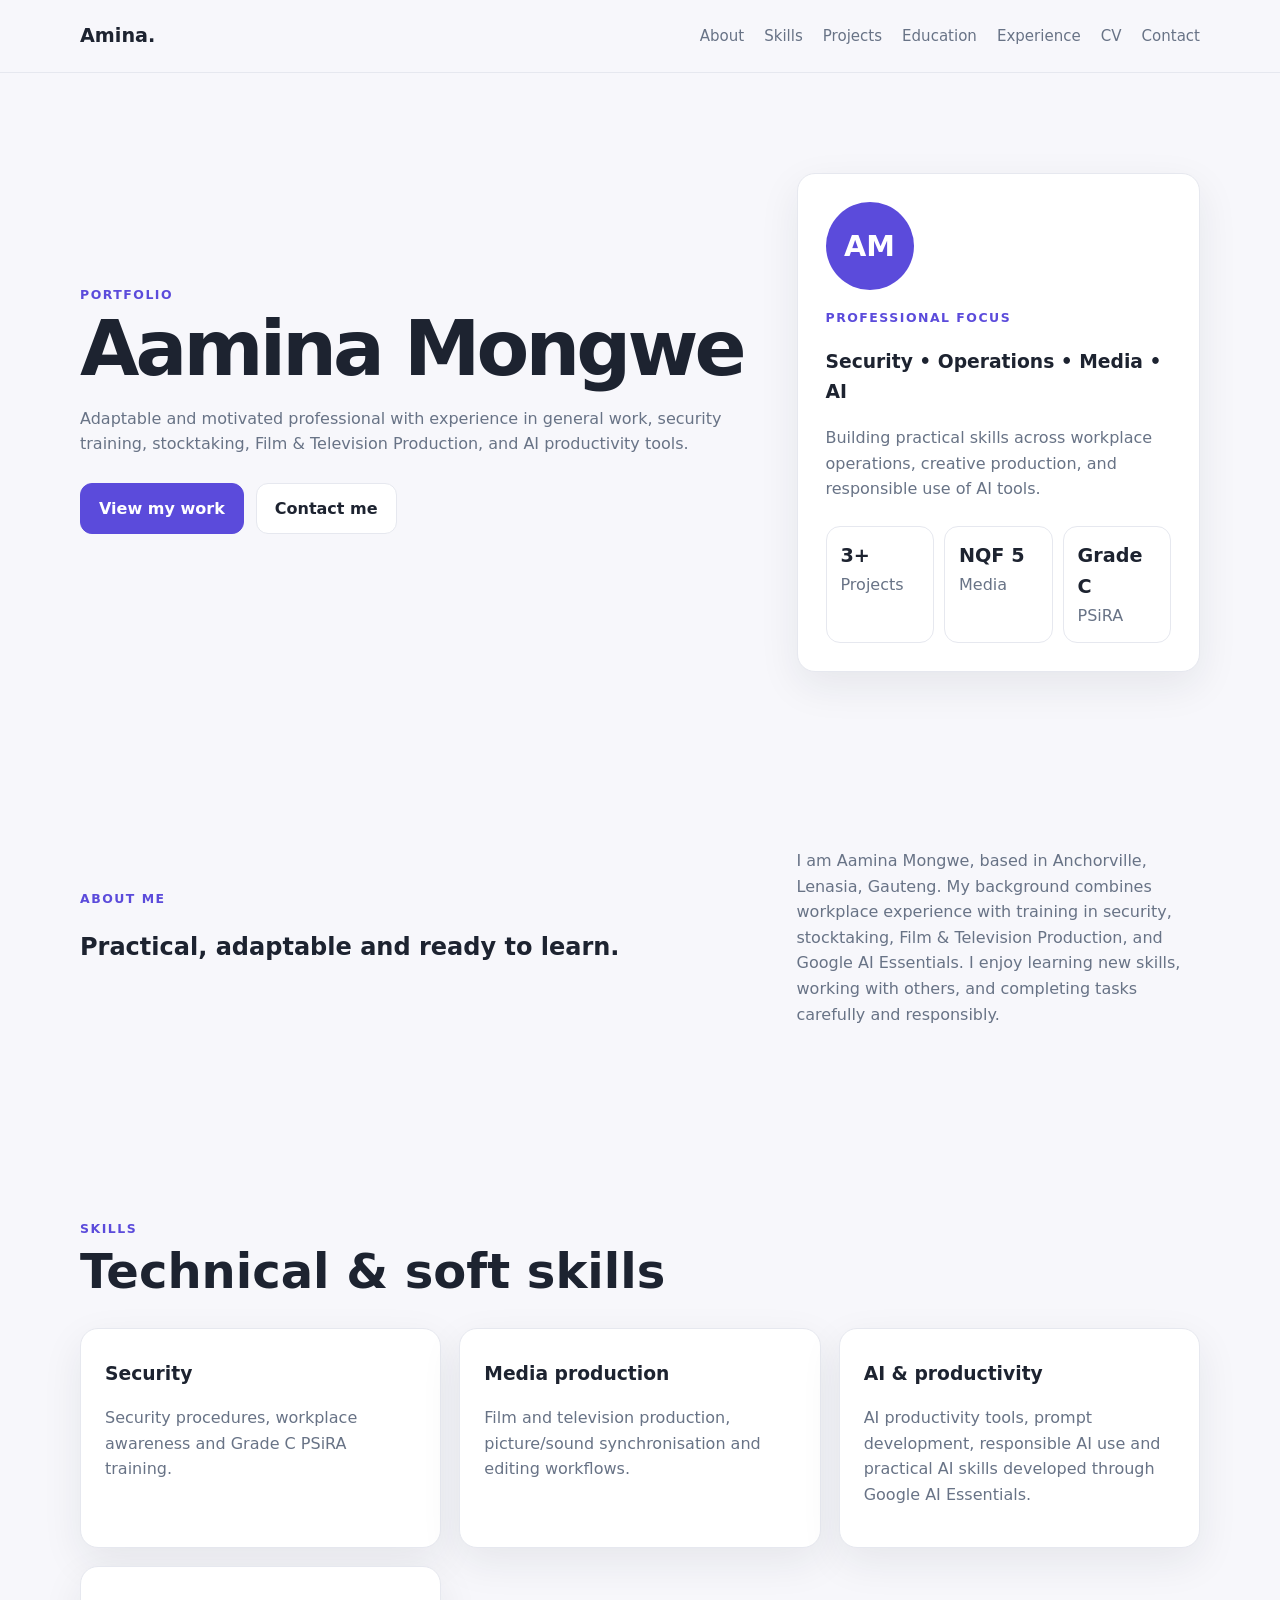
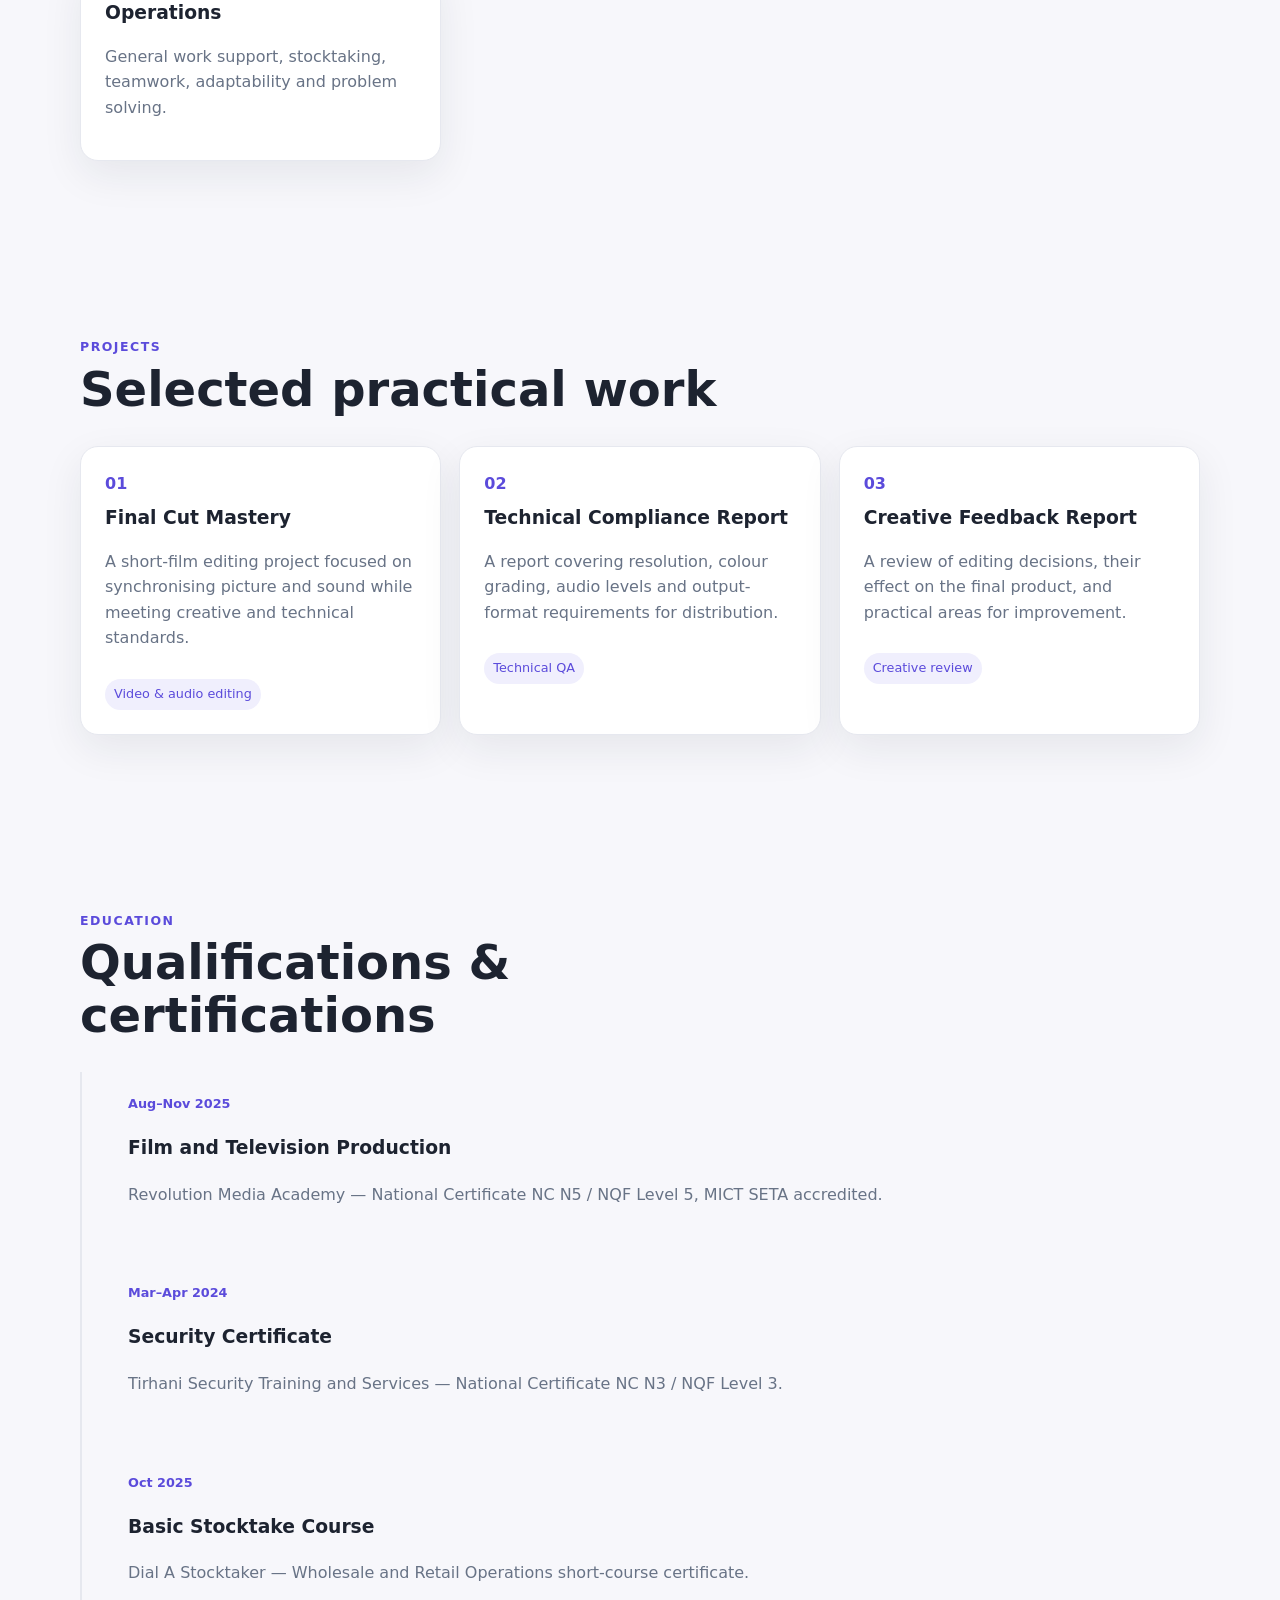
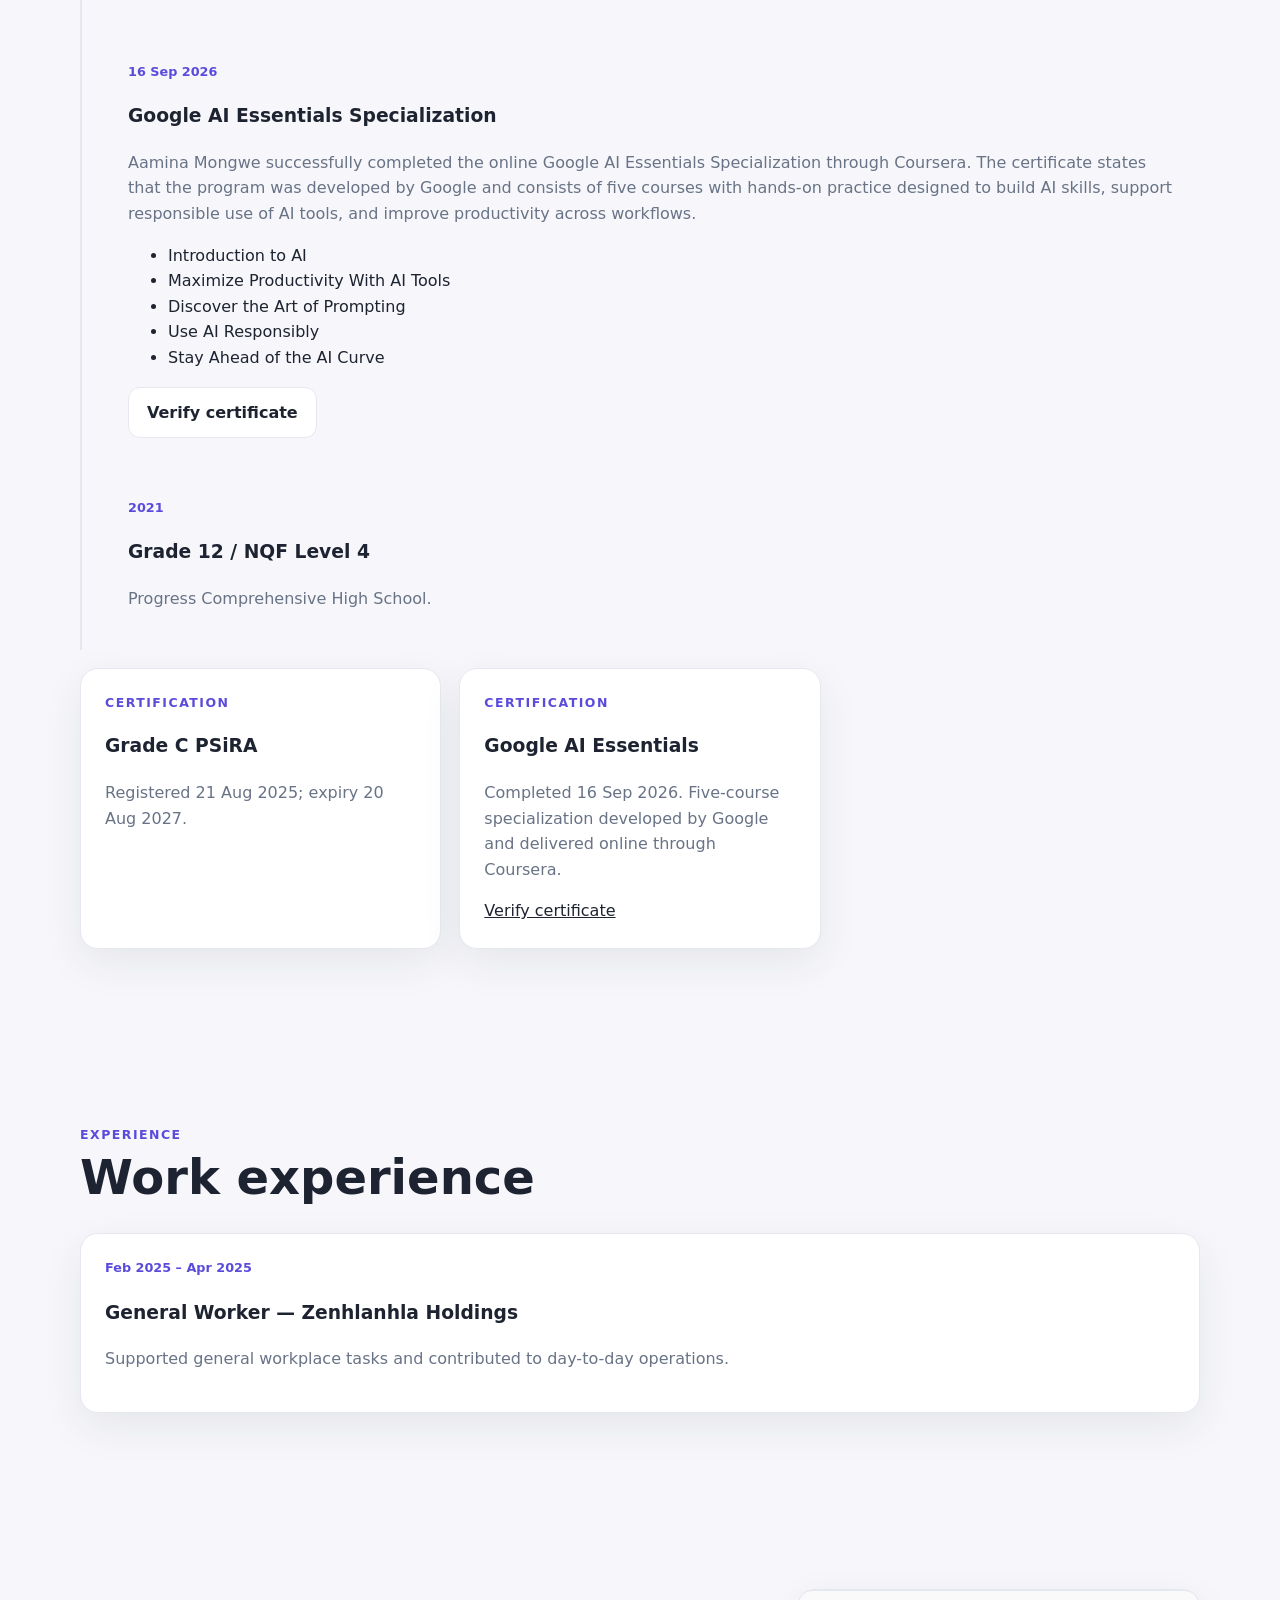
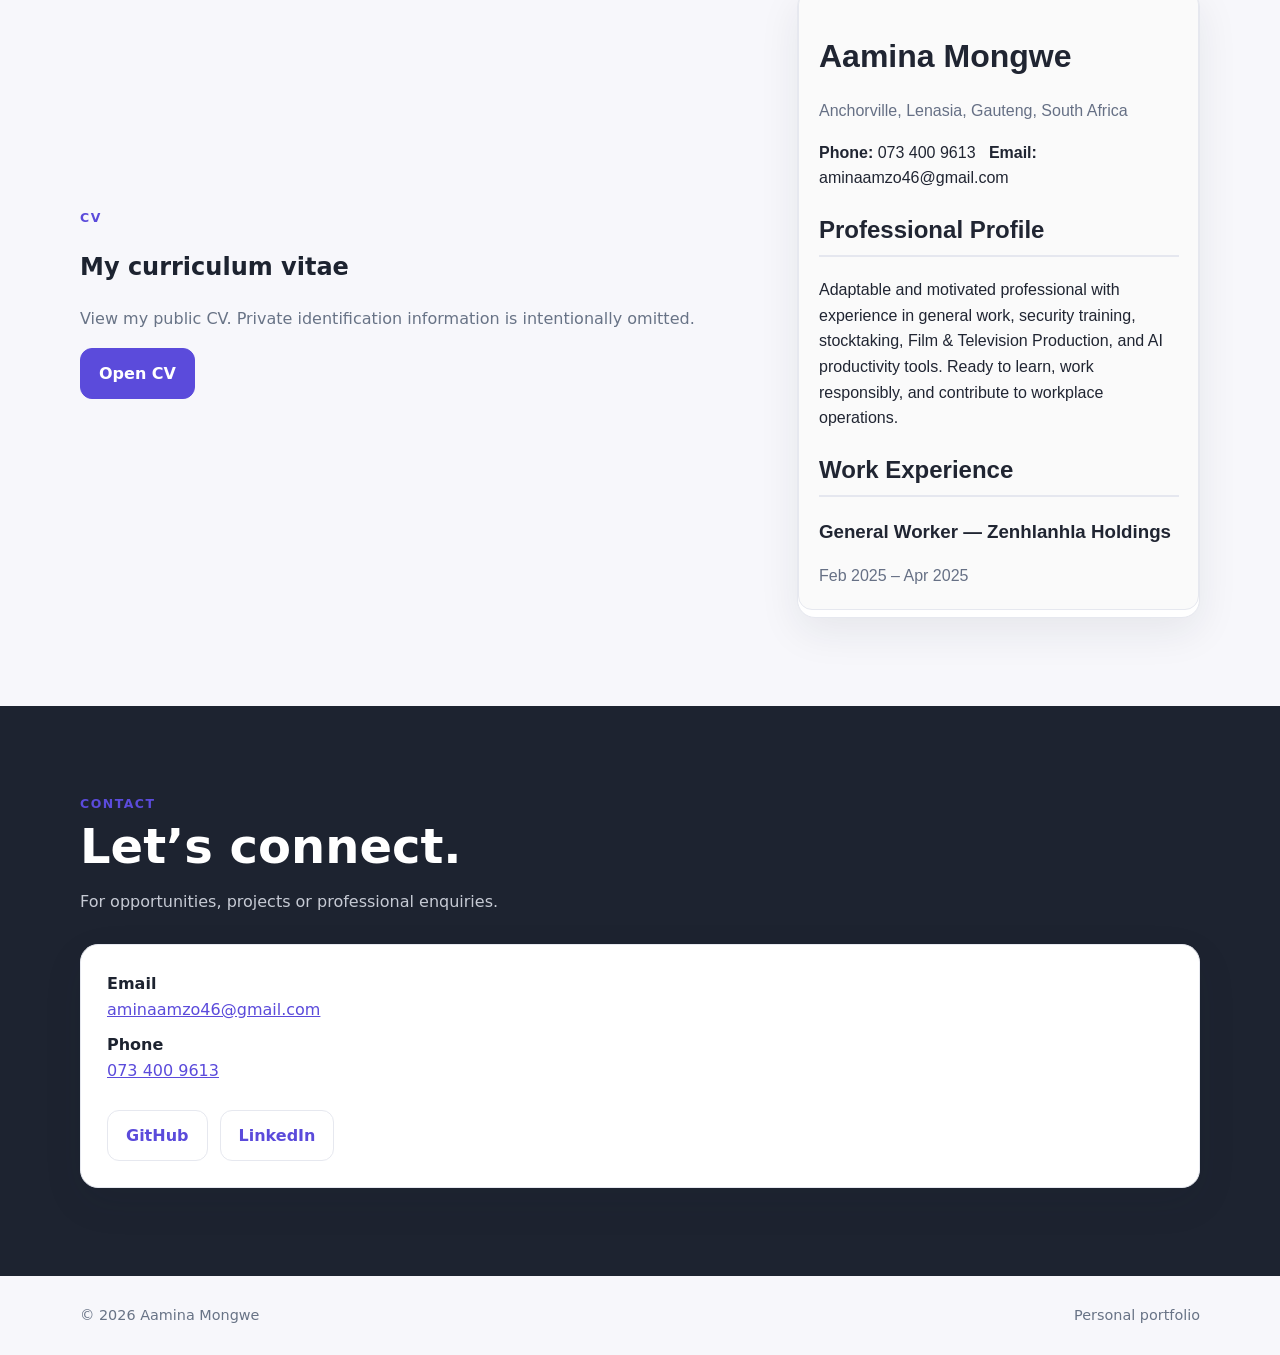
<file: index.html>
<!DOCTYPE html>
<html lang="en">
<head>
  <meta charset="UTF-8">
  <meta name="viewport" content="width=device-width, initial-scale=1.0">
  <meta name="description" content="Aamina Mongwe — professional personal portfolio.">
  <title>Aamina Mongwe | Portfolio</title>
  <link rel="stylesheet" href="style.css">
</head>
<body>
<header class="site-header"><div class="container nav"><a class="logo" href="#home">Amina.</a><button class="menu-toggle" aria-label="Open menu">☰</button><nav class="nav-links"><a href="#about">About</a><a href="#skills">Skills</a><a href="#projects">Projects</a><a href="#education">Education</a><a href="#experience">Experience</a><a href="#cv">CV</a><a href="#contact">Contact</a></nav></div></header>
<main>
<section id="home" class="hero"><div class="container hero-grid"><div class="hero-text"><div class="eyebrow">Portfolio</div><h1>Aamina Mongwe</h1><p>Adaptable and motivated professional with experience in general work, security training, stocktaking, Film & Television Production, and AI productivity tools.</p><div class="hero-actions"><a class="btn primary" href="#projects">View my work</a><a class="btn secondary" href="#contact">Contact me</a></div></div><div class="hero-card"><div class="avatar">AM</div><div class="card-label">Professional focus</div><h3>Security • Operations • Media • AI</h3><p class="muted">Building practical skills across workplace operations, creative production, and responsible use of AI tools.</p><div class="stats"><div><strong>3+</strong><span class="muted">Projects</span></div><div><strong>NQF 5</strong><span class="muted">Media</span></div><div><strong>Grade C</strong><span class="muted">PSiRA</span></div></div></div></div></section>
<section id="about" class="section"><div class="container two-col"><div><div class="section-tag">About me</div><h2>Practical, adaptable and ready to learn.</h2></div><p class="muted">I am Aamina Mongwe, based in Anchorville, Lenasia, Gauteng. My background combines workplace experience with training in security, stocktaking, Film & Television Production, and Google AI Essentials. I enjoy learning new skills, working with others, and completing tasks carefully and responsibly.</p></div></section>
<section id="skills" class="section"><div class="container"><div class="section-heading"><div class="section-tag">Skills</div><h2>Technical & soft skills</h2></div><div class="skills-grid"><article class="skill-card"><h3>Security</h3><p class="muted">Security procedures, workplace awareness and Grade C PSiRA training.</p></article><article class="skill-card"><h3>Media production</h3><p class="muted">Film and television production, picture/sound synchronisation and editing workflows.</p></article><article class="skill-card"><h3>AI & productivity</h3><p class="muted">AI productivity tools, prompt development, responsible AI use and practical AI skills developed through Google AI Essentials.</p></article><article class="skill-card"><h3>Operations</h3><p class="muted">General work support, stocktaking, teamwork, adaptability and problem solving.</p></article></div></div></section>
<section id="projects" class="section"><div class="container"><div class="section-heading"><div class="section-tag">Projects</div><h2>Selected practical work</h2></div><div class="projects-grid"><article class="project-card"><div class="project-number">01</div><h3>Final Cut Mastery</h3><p class="muted">A short-film editing project focused on synchronising picture and sound while meeting creative and technical standards.</p><span class="tech">Video & audio editing</span></article><article class="project-card"><div class="project-number">02</div><h3>Technical Compliance Report</h3><p class="muted">A report covering resolution, colour grading, audio levels and output-format requirements for distribution.</p><span class="tech">Technical QA</span></article><article class="project-card"><div class="project-number">03</div><h3>Creative Feedback Report</h3><p class="muted">A review of editing decisions, their effect on the final product, and practical areas for improvement.</p><span class="tech">Creative review</span></article></div></div></section>
<section id="education" class="section"><div class="container"><div class="section-heading"><div class="section-tag">Education</div><h2>Qualifications & certifications</h2></div><div class="timeline"><div class="timeline-item"><div class="year">Aug–Nov 2025</div><h3>Film and Television Production</h3><p class="muted">Revolution Media Academy — National Certificate NC N5 / NQF Level 5, MICT SETA accredited.</p></div><div class="timeline-item"><div class="year">Mar–Apr 2024</div><h3>Security Certificate</h3><p class="muted">Tirhani Security Training and Services — National Certificate NC N3 / NQF Level 3.</p></div><div class="timeline-item"><div class="year">Oct 2025</div><h3>Basic Stocktake Course</h3><p class="muted">Dial A Stocktaker — Wholesale and Retail Operations short-course certificate.</p></div><div class="timeline-item"><div class="year">16 Sep 2026</div><h3>Google AI Essentials Specialization</h3><p class="muted">Aamina Mongwe successfully completed the online Google AI Essentials Specialization through Coursera. The certificate states that the program was developed by Google and consists of five courses with hands-on practice designed to build AI skills, support responsible use of AI tools, and improve productivity across workflows.</p><ul><li>Introduction to AI</li><li>Maximize Productivity With AI Tools</li><li>Discover the Art of Prompting</li><li>Use AI Responsibly</li><li>Stay Ahead of the AI Curve</li></ul><a class="btn secondary" href="https://coursera.org/verify/specialization/MESEZNT3G0DR" target="_blank" rel="noopener">Verify certificate</a></div><div class="timeline-item"><div class="year">2021</div><h3>Grade 12 / NQF Level 4</h3><p class="muted">Progress Comprehensive High School.</p></div></div><div class="cert-grid" style="margin-top:18px"><article class="cert"><div class="card-label">Certification</div><h3>Grade C PSiRA</h3><p class="muted">Registered 21 Aug 2025; expiry 20 Aug 2027.</p></article><article class="cert"><div class="card-label">Certification</div><h3>Google AI Essentials</h3><p class="muted">Completed 16 Sep 2026. Five-course specialization developed by Google and delivered online through Coursera.</p><a href="https://coursera.org/verify/specialization/MESEZNT3G0DR" target="_blank" rel="noopener">Verify certificate</a></article></div></div></section>
<section id="experience" class="section"><div class="container"><div class="section-heading"><div class="section-tag">Experience</div><h2>Work experience</h2></div><div class="experience-item"><div class="year">Feb 2025 – Apr 2025</div><h3>General Worker — Zenhlanhla Holdings</h3><p class="muted">Supported general workplace tasks and contributed to day-to-day operations.</p></div></div></section>
<section id="cv" class="section"><div class="container cv-layout"><div><div class="section-tag">CV</div><h2>My curriculum vitae</h2><p class="muted">View my public CV. Private identification information is intentionally omitted.</p><a class="btn primary" href="CV.html" target="_blank">Open CV</a></div><div class="cv-block"><iframe class="cv-viewer" src="CV.html" title="Aamina Mongwe public CV"></iframe></div></div></section>
<section id="contact" class="section contact-section"><div class="container contact-section"><div class="section-heading"><div class="section-tag">Contact</div><h2>Let’s connect.</h2><p class="muted">For opportunities, projects or professional enquiries.</p></div><div class="contact-box"><div class="contact-details"><div><strong>Email</strong><br><a href="mailto:aminaamzo46@gmail.com">aminaamzo46@gmail.com</a></div><div><strong>Phone</strong><br><a href="tel:+27734009613">073 400 9613</a></div><div class="quick-links"><a class="btn secondary" href="https://github.com/Amina-Apple" target="_blank" rel="noopener">GitHub</a><a class="btn secondary" href="https://www.linkedin.com/in/aamina-mongwe-0a72b62a2" target="_blank" rel="noopener">LinkedIn</a></div></div></div></div></section>
</main><footer><div class="container footer-inner"><span>© <span id="year"></span> Aamina Mongwe</span><span>Personal portfolio</span></div></footer><script src="script.js"></script></body></html>
</file>
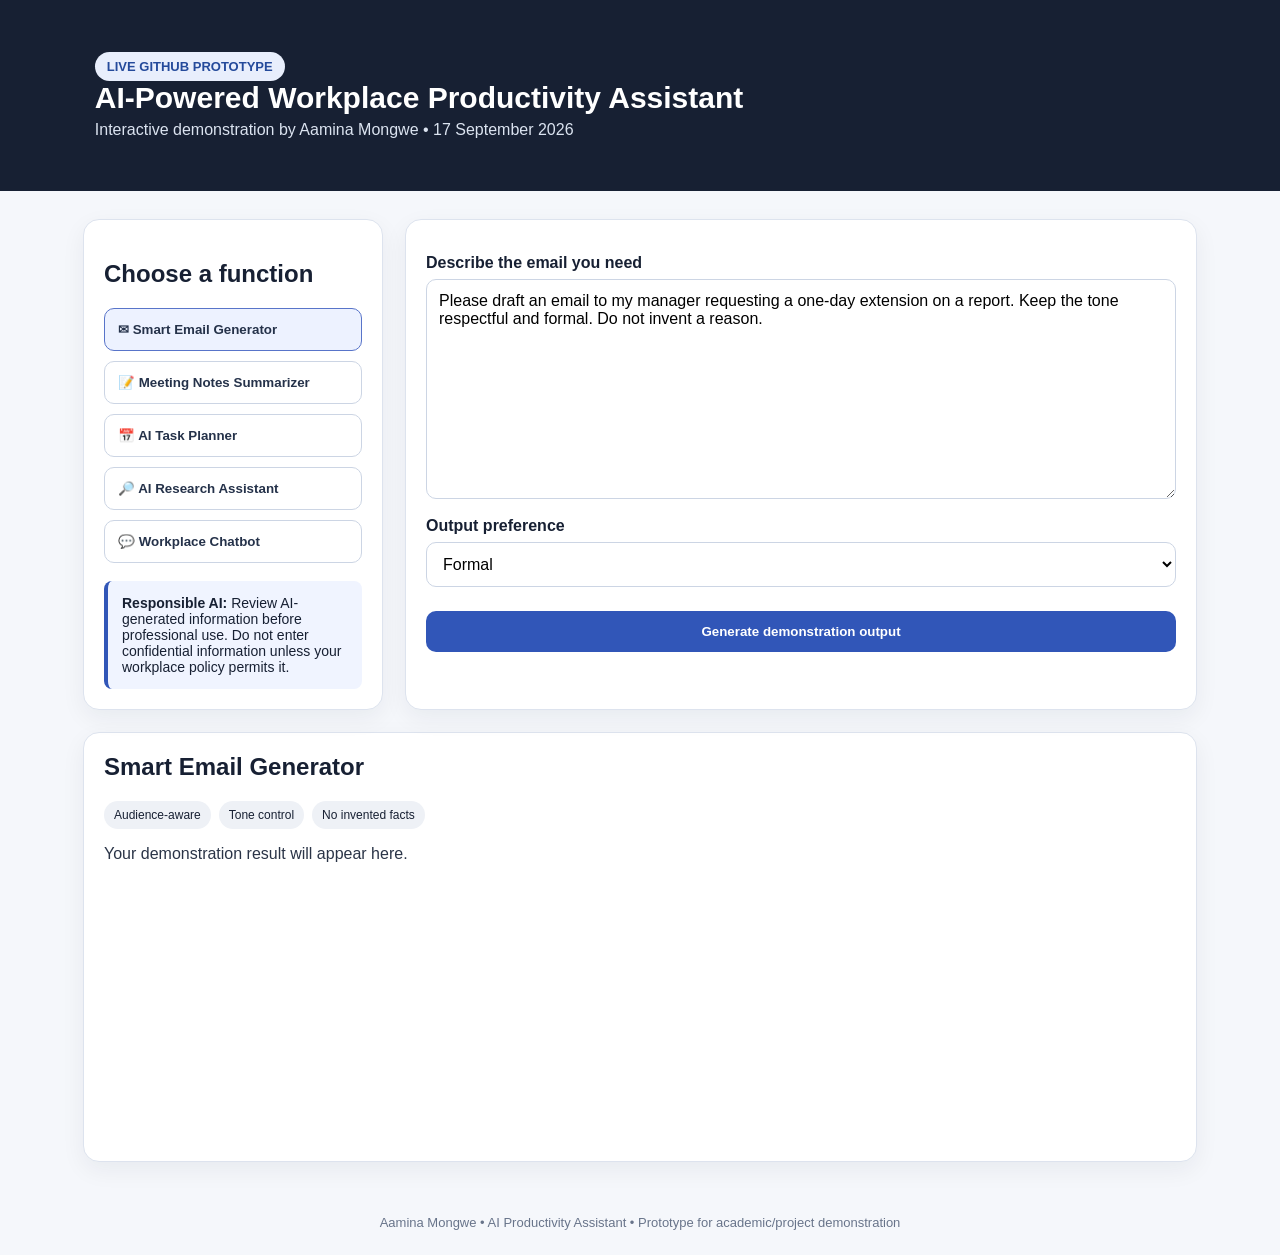
<file: ai-productivity-assistant.html>
<!DOCTYPE html>
<html lang="en">
<head>
<meta charset="UTF-8"><meta name="viewport" content="width=device-width,initial-scale=1.0">
<meta name="description" content="Aamina Mongwe - AI-Powered Workplace Productivity Assistant live prototype">
<title>AI Productivity Assistant | Aamina Mongwe</title>
<style>
*{box-sizing:border-box}body{margin:0;font-family:Inter,Segoe UI,Arial,sans-serif;background:#f5f7fb;color:#172033}header{background:#172033;color:#fff;padding:24px 6%}header h1{margin:0 0 6px;font-size:30px}header p{margin:0;color:#dbe3f0}.wrap{max-width:1150px;margin:0 auto;padding:28px 18px}.badge{display:inline-block;padding:7px 12px;border-radius:999px;background:#e8eefc;color:#244a9b;font-weight:700;font-size:13px}.grid{display:grid;grid-template-columns:300px 1fr;gap:22px}.panel,.result{background:#fff;border:1px solid #dde3ee;border-radius:16px;padding:20px;box-shadow:0 8px 24px rgba(23,32,51,.06)}.buttons{display:grid;gap:10px;margin-top:15px}.mode{border:1px solid #ccd5e4;background:#fff;padding:13px;border-radius:10px;text-align:left;cursor:pointer;font-weight:700;color:#25324a}.mode:hover,.mode.active{background:#edf2ff;border-color:#5874c9}.field{margin:14px 0}.field label{display:block;font-weight:700;margin-bottom:7px}textarea,input,select{width:100%;padding:12px;border:1px solid #ccd5e4;border-radius:10px;font:inherit;background:#fff}textarea{min-height:220px;resize:vertical}.run{width:100%;margin-top:10px;padding:13px;border:0;border-radius:10px;background:#3156b8;color:white;font-weight:800;cursor:pointer}.run:hover{background:#27489b}.result{min-height:430px}.result h2{margin-top:0}.output{white-space:pre-wrap;line-height:1.65;color:#2a3447}.notice{margin-top:18px;padding:14px;border-left:4px solid #3156b8;background:#f0f4ff;border-radius:8px;font-size:14px}.chips{display:flex;flex-wrap:wrap;gap:8px;margin:12px 0}.chip{padding:7px 10px;background:#eef1f6;border-radius:999px;font-size:12px}.footer{text-align:center;color:#68748a;padding:25px;font-size:13px}@media(max-width:800px){.grid{grid-template-columns:1fr}}
</style>
</head>
<body>
<header><div class="wrap"><span class="badge">LIVE GITHUB PROTOTYPE</span><h1>AI-Powered Workplace Productivity Assistant</h1><p>Interactive demonstration by Aamina Mongwe • 17 September 2026</p></div></header>
<main class="wrap">
<div class="grid">
<aside class="panel"><h2>Choose a function</h2><div class="buttons">
<button class="mode active" data-mode="email">✉ Smart Email Generator</button>
<button class="mode" data-mode="meeting">📝 Meeting Notes Summarizer</button>
<button class="mode" data-mode="planner">📅 AI Task Planner</button>
<button class="mode" data-mode="research">🔎 AI Research Assistant</button>
<button class="mode" data-mode="chat">💬 Workplace Chatbot</button>
</div><div class="notice"><b>Responsible AI:</b> Review AI-generated information before professional use. Do not enter confidential information unless your workplace policy permits it.</div></aside>
<section class="panel">
<div class="field"><label id="contextLabel">Describe the email you need</label><textarea id="input">Please draft an email to my manager requesting a one-day extension on a report. Keep the tone respectful and formal. Do not invent a reason.</textarea></div>
<div id="extra" class="field"><label>Output preference</label><select id="tone"><option>Formal</option><option>Informal</option><option>Persuasive</option></select></div>
<button class="run" id="run">Generate demonstration output</button>
</section>
</div>
<section class="result" style="margin-top:22px"><h2 id="resultTitle">Smart Email Generator</h2><div class="chips" id="chips"><span class="chip">Audience-aware</span><span class="chip">Tone control</span><span class="chip">No invented facts</span></div><div class="output" id="output">Your demonstration result will appear here.</div></section>
</main><div class="footer">Aamina Mongwe • AI Productivity Assistant • Prototype for academic/project demonstration</div>
<script>
let mode='email';
const configs={
 email:{label:'Describe the email you need',placeholder:'Example: Ask a manager for a one-day extension on a report.',title:'Smart Email Generator',chips:['Audience-aware','Tone control','No invented facts'],extra:true},
 meeting:{label:'Paste meeting notes',placeholder:'Example: The team agreed to launch Friday. Thandi will prepare the report by Wednesday. Sipho will contact the client. Follow-up meeting Monday.',title:'Meeting Notes Summarizer',chips:['Summary','Decisions','Action items','Deadlines'],extra:false},
 planner:{label:'Enter your tasks and deadlines',placeholder:'Example: Finish report - due Friday; reply to client - due today; prepare presentation - due next week.',title:'AI Task Planner',chips:['Urgency','Importance','Time blocks','Breaks'],extra:false},
 research:{label:'Enter a topic or supplied research text',placeholder:'Example: Explain the main benefits and limitations of using AI for workplace productivity.',title:'AI Research Assistant',chips:['Plain language','Key insights','Limitations','Verification'],extra:false},
 chat:{label:'Ask the workplace assistant a question',placeholder:'Example: Help me organize the tasks I need to complete today.',title:'Workplace Chatbot',chips:['Task detection','Context questions','Structured answer'],extra:false}
};
const input=document.getElementById('input'),label=document.getElementById('contextLabel'),title=document.getElementById('resultTitle'),output=document.getElementById('output'),chips=document.getElementById('chips'),extra=document.getElementById('extra');
function selectMode(m){mode=m;document.querySelectorAll('.mode').forEach(b=>b.classList.toggle('active',b.dataset.mode===m));let c=configs[m];label.textContent=c.label;input.placeholder=c.placeholder;input.value='';title.textContent=c.title;chips.innerHTML=c.chips.map(x=>`<span class="chip">${x}</span>`).join('');extra.style.display=c.extra?'block':'none';output.textContent='Enter information and select “Generate demonstration output”.'}
document.querySelectorAll('.mode').forEach(b=>b.addEventListener('click',()=>selectMode(b.dataset.mode)));
document.getElementById('run').addEventListener('click',()=>{
const text=input.value.trim()||input.placeholder;
if(mode==='email') output.textContent=`Subject: Request for Report Deadline Extension\n\nDear Manager,\n\nI am writing to request a one-day extension for the report. I would appreciate the additional time to complete and submit the report.\n\nPlease let me know if this revised deadline would be acceptable.\n\nKind regards,\nAamina Mongwe\n\nReview before sending: confirm the reason, requested date and recipient.`;
if(mode==='meeting') output.textContent=`MEETING SUMMARY\n\nKey points:\n• The team discussed the project launch and preparation of the required report.\n\nDecisions:\n• Launch planned for Friday.\n\nAction items:\n• Thandi — prepare the report — Wednesday.\n• Sipho — contact the client — deadline not specified.\n\nNext meeting:\n• Monday.\n\nVerification note: Confirm names, dates and responsibilities against the original notes.`;
if(mode==='planner') output.textContent=`PRIORITIZED WORK PLAN\n\n1. Reply to client — highest priority because it is due today.\n2. Finish report — next priority because it is due Friday.\n3. Prepare presentation — schedule after urgent work because it is due next week.\n\nSuggested structure:\n09:00–10:00 Client response\n10:00–10:15 Break\n10:15–12:15 Report\n12:15–13:00 Lunch\n13:00–14:30 Report\n14:30–15:30 Presentation preparation\n\nAssumption: exact workload durations were not provided, so the time blocks are estimates.`;
if(mode==='research') output.textContent=`PLAIN-LANGUAGE SUMMARY\n\nAI can support workplace productivity by helping draft routine communications, summarize information, organize tasks and support research.\n\nKey insights:\n1. Repetitive drafting can be assisted by generative AI.\n2. Structured prompts can improve consistency.\n3. Human review remains important because AI can make errors.\n4. Privacy and confidentiality must be considered.\n5. Productivity improvements should be measured rather than assumed.\n\nLimitations / verification:\n• Check important facts against reliable sources.\n• Do not treat generated content as automatically correct.`;
if(mode==='chat') output.textContent=`WORKPLACE ASSISTANT\n\nI identified your request as a task-planning activity.\n\nSuggested next step:\n1. List the tasks you need to complete.\n2. Add deadlines and estimated effort.\n3. Identify anything that is urgent.\n4. I can then organize the work into a practical schedule.\n\nResponsible-AI reminder: I will not assume missing deadlines or priorities.`;
});
</script>
</body></html>
</file>
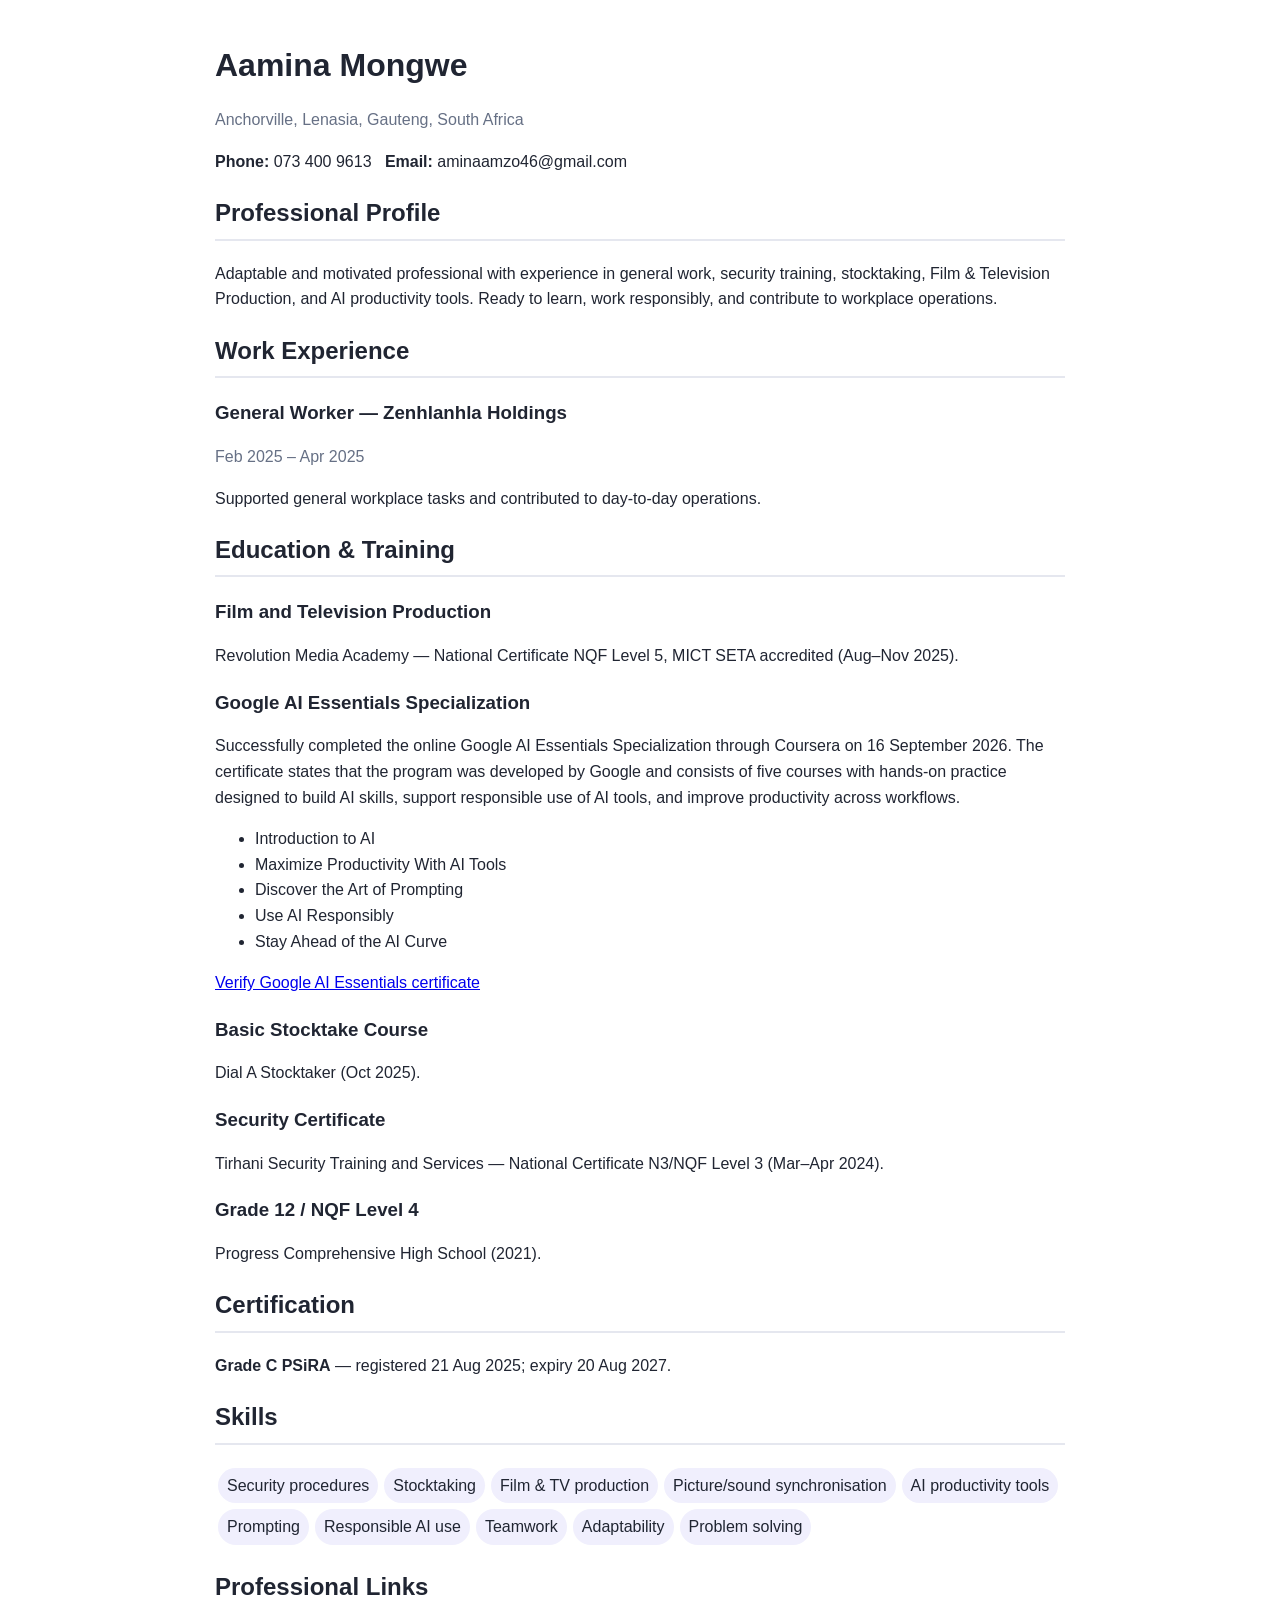
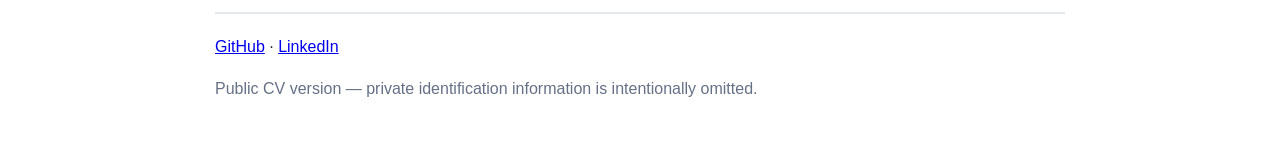
<file: CV.html>
<!DOCTYPE html><html lang="en"><head><meta charset="UTF-8"><meta name="viewport" content="width=device-width,initial-scale=1"><title>Aamina Mongwe | CV</title><style>body{font-family:Arial,sans-serif;max-width:850px;margin:40px auto;padding:0 20px;color:#202532;line-height:1.6}h1{margin-bottom:4px}h2{border-bottom:2px solid #e5e7ef;padding-bottom:6px}h3{margin-bottom:2px}.muted{color:#667085}.tag{display:inline-block;padding:5px 9px;margin:3px;background:#f0effd;border-radius:999px}</style></head><body><h1>Aamina Mongwe</h1><p class="muted">Anchorville, Lenasia, Gauteng, South Africa</p><p><strong>Phone:</strong> 073 400 9613 &nbsp; <strong>Email:</strong> aminaamzo46@gmail.com</p><h2>Professional Profile</h2><p>Adaptable and motivated professional with experience in general work, security training, stocktaking, Film & Television Production, and AI productivity tools. Ready to learn, work responsibly, and contribute to workplace operations.</p><h2>Work Experience</h2><h3>General Worker — Zenhlanhla Holdings</h3><p class="muted">Feb 2025 – Apr 2025</p><p>Supported general workplace tasks and contributed to day-to-day operations.</p><h2>Education & Training</h2><h3>Film and Television Production</h3><p>Revolution Media Academy — National Certificate NQF Level 5, MICT SETA accredited (Aug–Nov 2025).</p><h3>Google AI Essentials Specialization</h3><p>Successfully completed the online Google AI Essentials Specialization through Coursera on 16 September 2026. The certificate states that the program was developed by Google and consists of five courses with hands-on practice designed to build AI skills, support responsible use of AI tools, and improve productivity across workflows.</p><ul><li>Introduction to AI</li><li>Maximize Productivity With AI Tools</li><li>Discover the Art of Prompting</li><li>Use AI Responsibly</li><li>Stay Ahead of the AI Curve</li></ul><p><a href="https://coursera.org/verify/specialization/MESEZNT3G0DR" target="_blank" rel="noopener">Verify Google AI Essentials certificate</a></p><h3>Basic Stocktake Course</h3><p>Dial A Stocktaker (Oct 2025).</p><h3>Security Certificate</h3><p>Tirhani Security Training and Services — National Certificate N3/NQF Level 3 (Mar–Apr 2024).</p><h3>Grade 12 / NQF Level 4</h3><p>Progress Comprehensive High School (2021).</p><h2>Certification</h2><p><strong>Grade C PSiRA</strong> — registered 21 Aug 2025; expiry 20 Aug 2027.</p><h2>Skills</h2><span class="tag">Security procedures</span><span class="tag">Stocktaking</span><span class="tag">Film & TV production</span><span class="tag">Picture/sound synchronisation</span><span class="tag">AI productivity tools</span><span class="tag">Prompting</span><span class="tag">Responsible AI use</span><span class="tag">Teamwork</span><span class="tag">Adaptability</span><span class="tag">Problem solving</span><h2>Professional Links</h2><p><a href="https://github.com/Amina-Apple">GitHub</a> · <a href="https://www.linkedin.com/in/aamina-mongwe-0a72b62a2">LinkedIn</a></p><p class="muted">Public CV version — private identification information is intentionally omitted.</p></body></html>
</file>
<file: style.css>
:root{--bg:#f7f7fb;--surface:#fff;--text:#1d2330;--muted:#687386;--accent:#5b4bdb;--line:#e6e8ef;--shadow:0 14px 40px rgba(30,35,50,.08);--radius:18px}*{box-sizing:border-box}html{scroll-behavior:smooth}body{margin:0;font-family:Inter,system-ui,-apple-system,Segoe UI,Roboto,Arial,sans-serif;color:var(--text);background:var(--bg);line-height:1.6}a{color:inherit}.container{width:min(1120px,92%);margin:auto}.site-header{position:sticky;top:0;z-index:20;background:rgba(247,247,251,.92);backdrop-filter:blur(12px);border-bottom:1px solid var(--line)}.nav{min-height:72px;display:flex;align-items:center;justify-content:space-between;gap:20px}.logo{text-decoration:none;font-weight:800;font-size:1.2rem}.nav-links{display:flex;gap:20px;align-items:center}.nav-links a{text-decoration:none;font-size:.94rem;color:var(--muted)}.nav-links a:hover{color:var(--accent)}.menu-toggle{display:none;border:0;background:transparent;font-size:1.5rem}.section{padding:88px 0}.hero{padding:100px 0 72px}.hero-grid,.two-col,.cv-layout{display:grid;grid-template-columns:1.25fr .75fr;gap:44px;align-items:center}.eyebrow,.section-tag,.card-label{font-size:.78rem;font-weight:800;text-transform:uppercase;letter-spacing:.12em;color:var(--accent)}h1{font-size:clamp(2.5rem,6vw,5rem);line-height:1.02;margin:.3rem 0 1.1rem;letter-spacing:-.05em}.hero-text p,.muted{color:var(--muted)}.hero-actions{display:flex;gap:12px;flex-wrap:wrap;margin:26px 0}.btn{display:inline-flex;align-items:center;justify-content:center;padding:12px 18px;border-radius:12px;text-decoration:none;border:1px solid var(--line);font-weight:700}.btn.primary{background:var(--accent);color:#fff;border-color:var(--accent)}.btn.secondary{background:var(--surface)}.hero-card,.skill-card,.project-card,.contact-box,.cv-block,.experience-item,.cert{background:var(--surface);border:1px solid var(--line);border-radius:var(--radius);box-shadow:var(--shadow)}.hero-card{padding:28px}.avatar{width:88px;height:88px;border-radius:50%;display:grid;place-items:center;background:var(--accent);color:#fff;font-weight:800;font-size:1.8rem;margin-bottom:18px}.stats{display:grid;grid-template-columns:repeat(3,1fr);gap:10px;margin-top:24px}.stats>div{padding:14px;border:1px solid var(--line);border-radius:14px}.stats strong{display:block;font-size:1.2rem}.section-heading{max-width:700px;margin-bottom:30px}.section-heading h2{font-size:clamp(1.9rem,4vw,3rem);line-height:1.1;margin:.35rem 0}.skills-grid,.projects-grid,.cert-grid{display:grid;grid-template-columns:repeat(3,1fr);gap:18px}.skill-card,.project-card,.cert{padding:24px}.skill-card h3,.project-card h3{margin:.4rem 0}.project-number{font-weight:800;color:var(--accent)}.tech{display:inline-block;margin-top:12px;padding:5px 9px;border-radius:999px;background:#f0effd;color:var(--accent);font-size:.8rem}.timeline{border-left:2px solid var(--line);padding-left:24px}.timeline-item{padding:22px;margin-bottom:16px}.year{font-size:.8rem;color:var(--accent);font-weight:800}.experience-item{padding:24px}.contact-section{background:var(--text);color:#fff}.contact-section .muted{color:#c6cad4}.contact-box{padding:26px;color:var(--text)}.contact-details{display:grid;gap:10px}.contact-details a{color:var(--accent);word-break:break-word}.quick-links{display:flex;gap:12px;flex-wrap:wrap;margin-top:16px}.cv-viewer{width:100%;min-height:620px;border:1px solid var(--line);border-radius:14px;background:#fafafa}.footer-inner{display:flex;justify-content:space-between;gap:20px;padding:28px 0;color:var(--muted);font-size:.9rem}@media(max-width:900px){.nav-links{display:none;position:absolute;left:4%;right:4%;top:68px;background:var(--surface);padding:16px;border:1px solid var(--line);border-radius:14px;box-shadow:var(--shadow);flex-direction:column;align-items:flex-start}.nav-links.open{display:flex}.menu-toggle{display:block}.hero-grid,.two-col,.cv-layout{grid-template-columns:1fr}.skills-grid,.projects-grid,.cert-grid{grid-template-columns:1fr 1fr}.section{padding:68px 0}}@media(max-width:600px){.hero{padding-top:72px}.skills-grid,.projects-grid,.cert-grid{grid-template-columns:1fr}.stats{grid-template-columns:1fr}.footer-inner{flex-direction:column}.cv-viewer{min-height:480px}}
</file>
